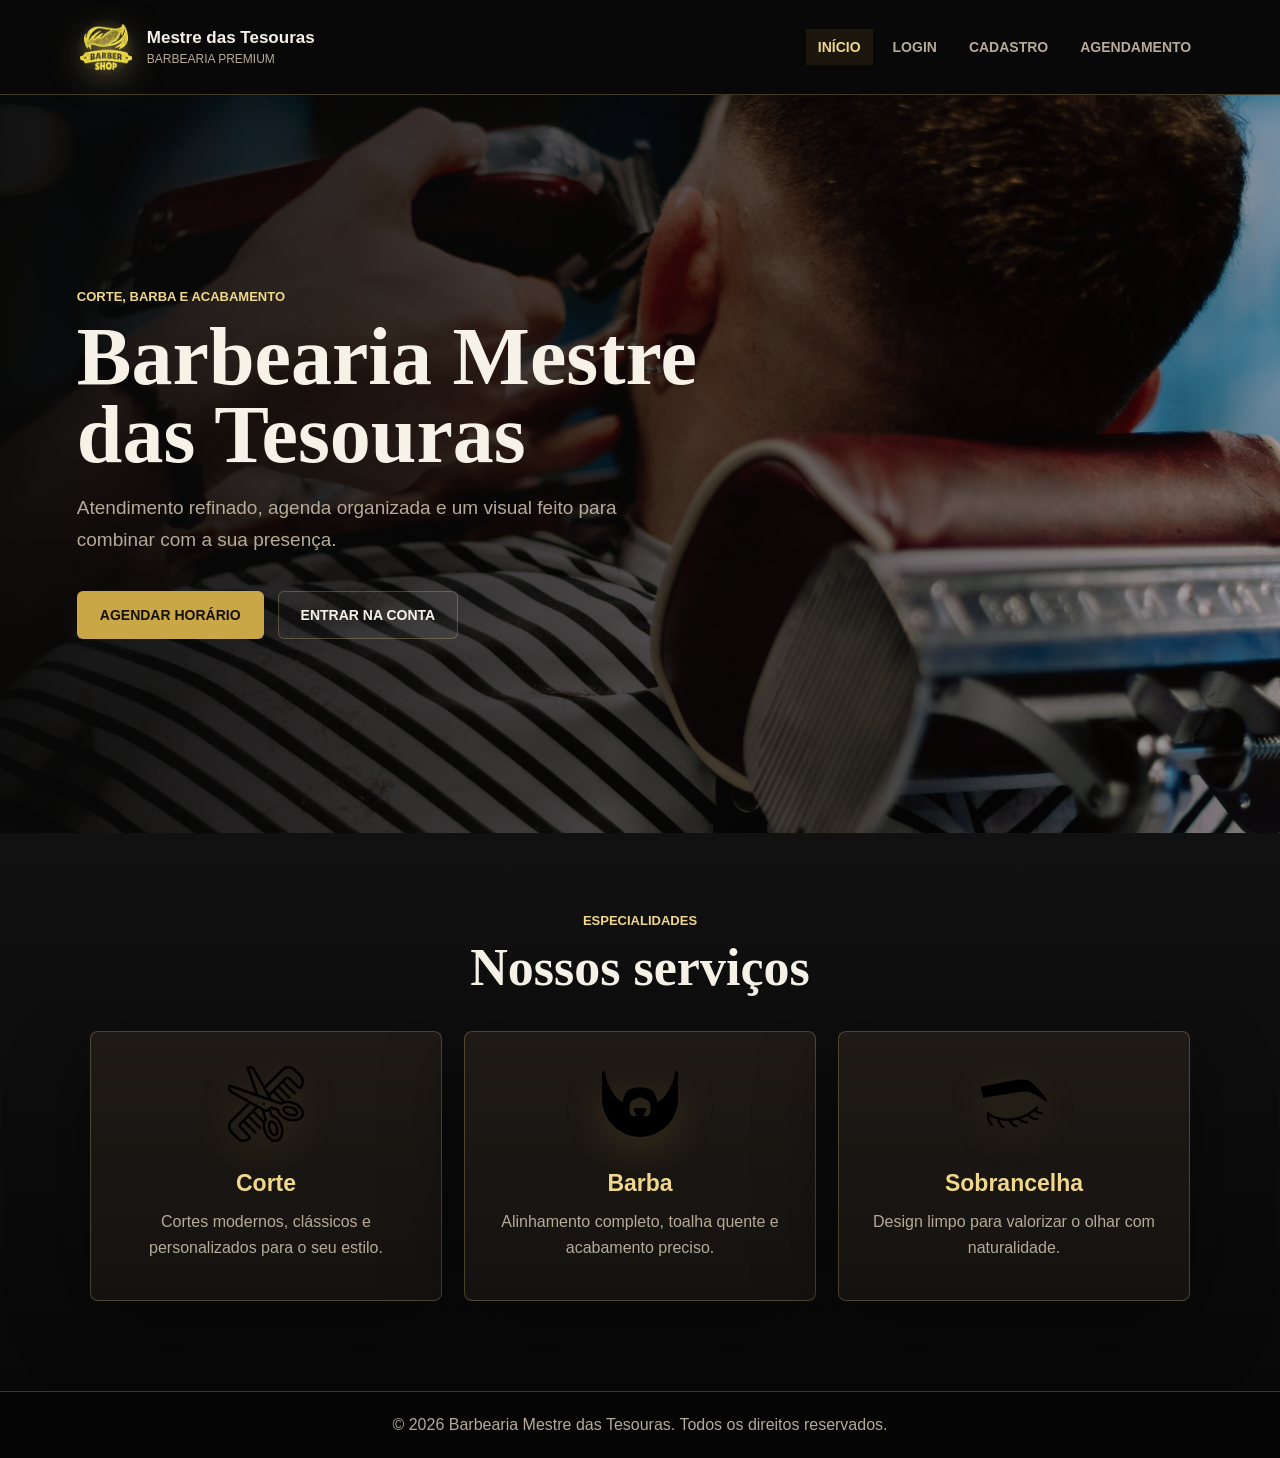
<file: Frontend/Index.html>
﻿<!DOCTYPE html>
<html lang="pt-br">
<head>
    <meta charset="UTF-8">
    <meta name="viewport" content="width=device-width, initial-scale=1.0">
    <title>Barbearia Mestre das Tesouras</title>
    <link rel="stylesheet" href="Style.css">
</head>
<body>
    <header class="topbar">
        <a class="brand" href="Index.html">
            <span class="brand-mark">
                <img src="icones/barbearia.png" alt="">
            </span>
            <span>
                <strong>Mestre das Tesouras</strong>
                <small>Barbearia premium</small>
            </span>
        </a>

        <nav class="menu" aria-label="Menu principal">
            <a href="Index.html">Início</a>
            <a href="Login.html">Login</a>
            <a href="Cadastro.html">Cadastro</a>
            <a href="Agendamento.html">Agendamento</a>
            <a href="Painel.html" data-auth-link hidden>Painel</a>
            <a href="#" data-logout-link hidden>Sair</a>
        </nav>
    </header>

    <main>
        <section class="hero">
            <div class="hero-content">
                <p class="eyebrow">Corte, barba e acabamento</p>
                <h1>Barbearia Mestre das Tesouras</h1>
                <p class="hero-copy">Atendimento refinado, agenda organizada e um visual feito para combinar com a sua presença.</p>

                <div class="hero-actions">
                    <a href="Agendamento.html" class="btn btn-primary">Agendar horário</a>
                    <a href="Login.html" class="btn btn-secondary">Entrar na conta</a>
                </div>
            </div>
        </section>

        <section class="servicos">
            <div class="section-heading">
                <p class="eyebrow">Especialidades</p>
                <h2>Nossos serviços</h2>
            </div>

            <div class="cards">
                <article class="card">
                    <img src="icones/corte.png" alt="Ícone de corte">
                    <h3>Corte</h3>
                    <p>Cortes modernos, clássicos e personalizados para o seu estilo.</p>
                </article>

                <article class="card">
                    <img src="icones/barba.png" alt="Ícone de barba">
                    <h3>Barba</h3>
                    <p>Alinhamento completo, toalha quente e acabamento preciso.</p>
                </article>

                <article class="card">
                    <img src="icones/sobrancelha.png" alt="Ícone de sobrancelha">
                    <h3>Sobrancelha</h3>
                    <p>Design limpo para valorizar o olhar com naturalidade.</p>
                </article>
            </div>
        </section>
    </main>

    <footer class="footer">
        <p>© 2026 Barbearia Mestre das Tesouras. Todos os direitos reservados.</p>
    </footer>
    <script src="Script.js"></script>
</body>
</html>
</file>
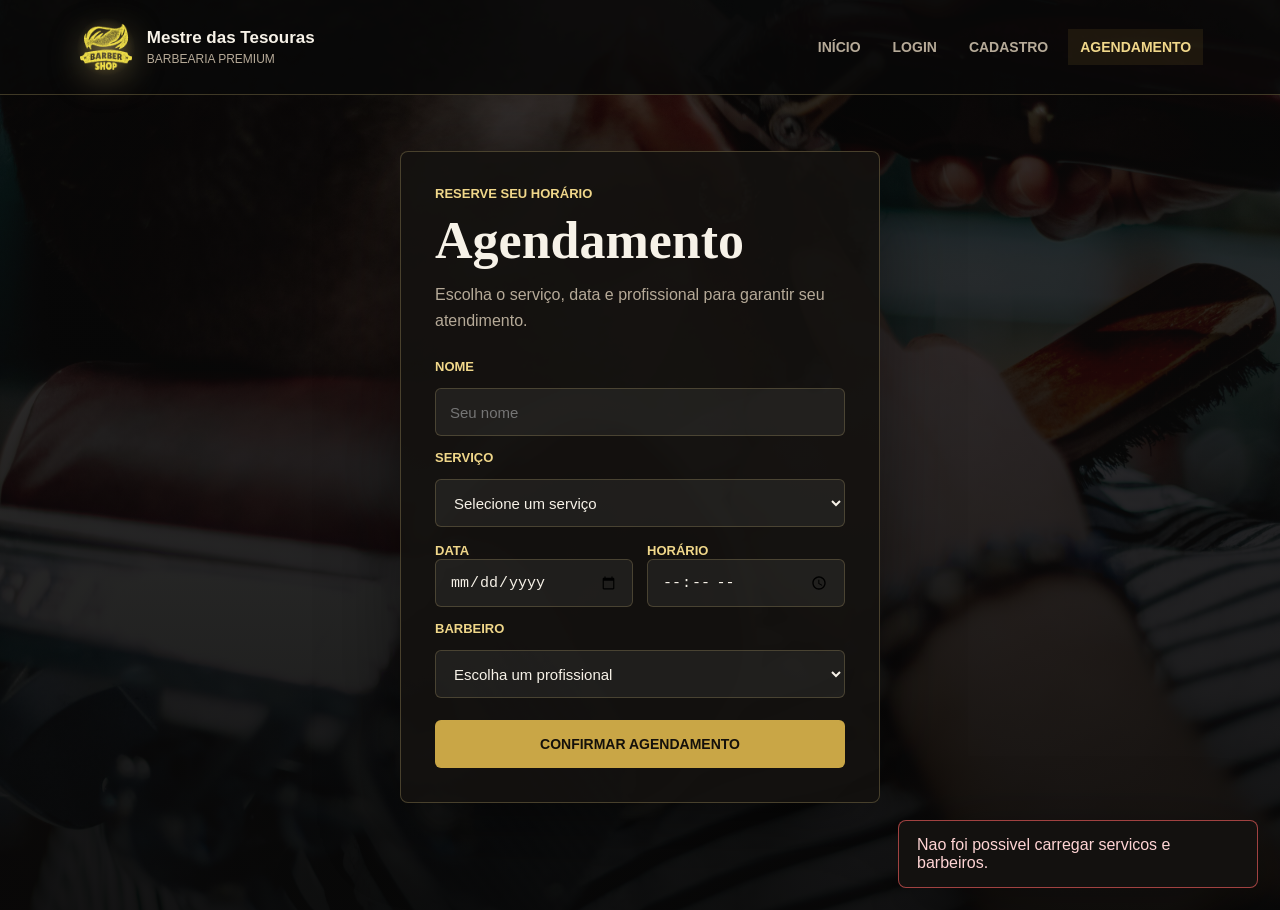
<file: Frontend/Agendamento.html>
﻿<!DOCTYPE html>
<html lang="pt-br">
<head>
    <meta charset="UTF-8">
    <meta name="viewport" content="width=device-width, initial-scale=1.0">
    <title>Agendamento | Barbearia Mestre das Tesouras</title>
    <link rel="stylesheet" href="Style.css">
</head>
<body class="auth-page">
    <header class="topbar">
        <a class="brand" href="Index.html">
            <span class="brand-mark">
                <img src="icones/barbearia.png" alt="">
            </span>
            <span>
                <strong>Mestre das Tesouras</strong>
                <small>Barbearia premium</small>
            </span>
        </a>

        <nav class="menu" aria-label="Menu principal">
            <a href="Index.html">Início</a>
            <a href="Login.html">Login</a>
            <a href="Cadastro.html">Cadastro</a>
            <a href="Agendamento.html">Agendamento</a>
            <a href="Painel.html" data-auth-link hidden>Painel</a>
            <a href="#" data-logout-link hidden>Sair</a>
        </nav>
    </header>

    <main class="form-screen schedule-screen">
        <section class="form-panel">
            <p class="eyebrow">Reserve seu horário</p>
            <h1>Agendamento</h1>
            <p class="form-intro">Escolha o serviço, data e profissional para garantir seu atendimento.</p>

            <form class="premium-form" data-form="agendamento">
                <label for="cliente">Nome</label>
                <input id="cliente" name="cliente" type="text" placeholder="Seu nome" required>

                <label for="servico">Serviço</label>
                <select id="servico" name="servico" required>
                    <option value="">Selecione um serviço</option>
                    <option>Corte premium</option>
                    <option>Barba completa</option>
                    <option>Corte + barba</option>
                    <option>Sobrancelha</option>
                </select>

                <div class="form-grid">
                    <div>
                        <label for="data">Data</label>
                        <input id="data" name="data" type="date" required>
                    </div>

                    <div>
                        <label for="horario">Horário</label>
                        <input id="horario" name="horario" type="time" required>
                    </div>
                </div>

                <label for="barbeiro">Barbeiro</label>
                <select id="barbeiro" name="barbeiro" required>
                    <option value="">Escolha um profissional</option>
                    <option>James</option>
                    <option>David</option>
                    <option>Jappa</option>
                </select>

                <button class="btn btn-primary" type="submit">Confirmar agendamento</button>
            </form>
        </section>
    </main>
    <script src="Script.js"></script>
</body>
</html>
</file>
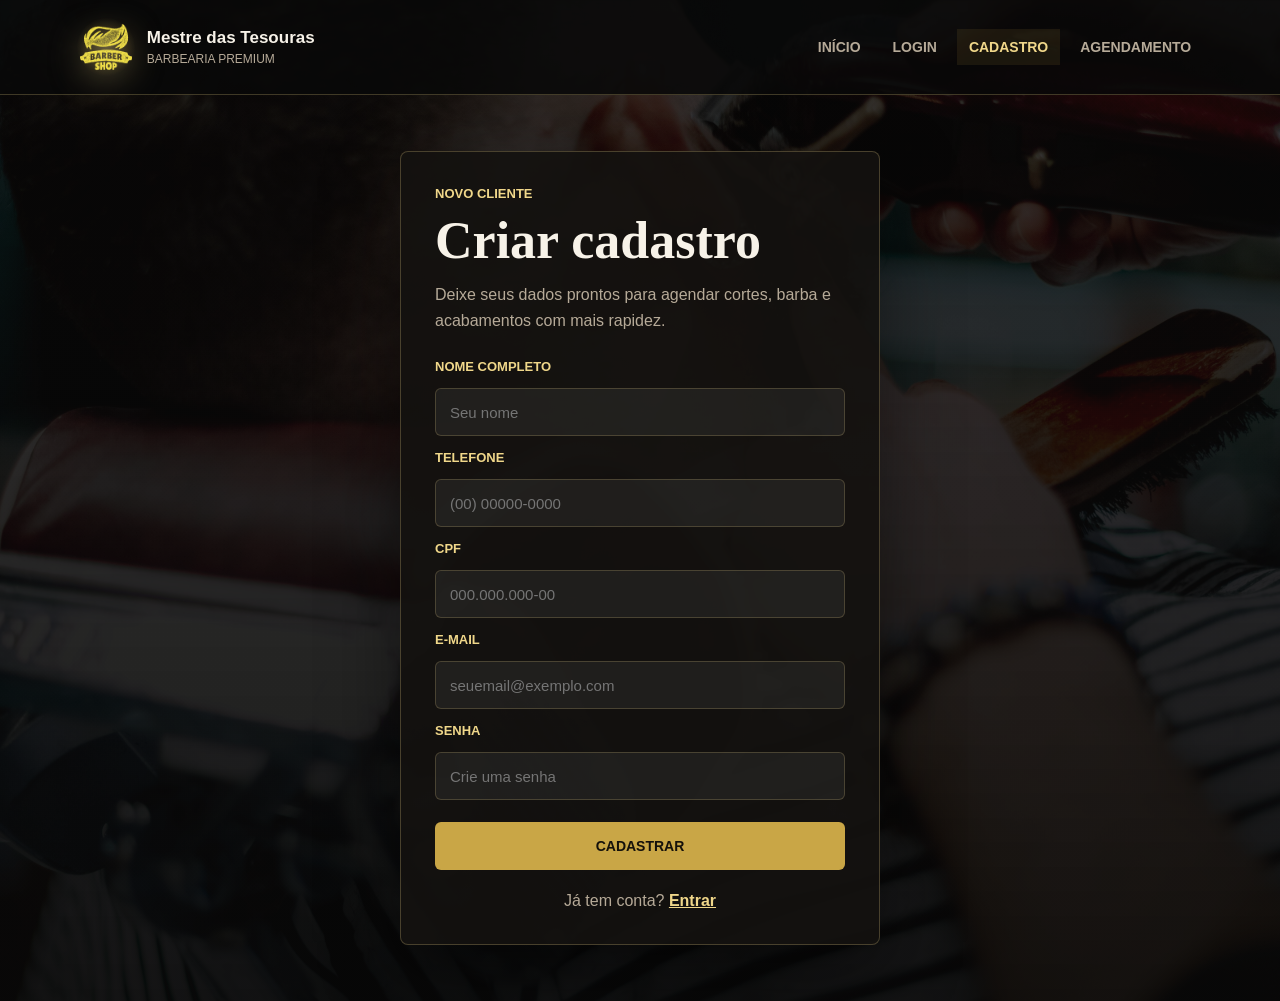
<file: Frontend/Cadastro.html>
﻿<!DOCTYPE html>
<html lang="pt-br">
<head>
    <meta charset="UTF-8">
    <meta name="viewport" content="width=device-width, initial-scale=1.0">
    <title>Cadastro | Barbearia Mestre das Tesouras</title>
    <link rel="stylesheet" href="Style.css">
</head>
<body class="auth-page">
    <header class="topbar">
        <a class="brand" href="Index.html">
            <span class="brand-mark">
                <img src="icones/barbearia.png" alt="">
            </span>
            <span>
                <strong>Mestre das Tesouras</strong>
                <small>Barbearia premium</small>
            </span>
        </a>

        <nav class="menu" aria-label="Menu principal">
            <a href="Index.html">Início</a>
            <a href="Login.html">Login</a>
            <a href="Cadastro.html">Cadastro</a>
            <a href="Agendamento.html">Agendamento</a>
            <a href="Painel.html" data-auth-link hidden>Painel</a>
            <a href="#" data-logout-link hidden>Sair</a>
        </nav>
    </header>

    <main class="form-screen">
        <section class="form-panel">
            <p class="eyebrow">Novo cliente</p>
            <h1>Criar cadastro</h1>
            <p class="form-intro">Deixe seus dados prontos para agendar cortes, barba e acabamentos com mais rapidez.</p>

            <form class="premium-form" data-form="cadastro">
                <label for="nome">Nome completo</label>
                <input id="nome" name="nome" type="text" placeholder="Seu nome" required>

                <label for="telefone">Telefone</label>
                <input id="telefone" name="telefone" type="tel" placeholder="(00) 00000-0000" required>

                <label for="cpf">CPF</label>
                <input id="cpf" name="cpf" type="text" placeholder="000.000.000-00" required>

                <label for="email-cadastro">E-mail</label>
                <input id="email-cadastro" name="email" type="email" placeholder="seuemail@exemplo.com" required>

                <label for="senha-cadastro">Senha</label>
                <input id="senha-cadastro" name="senha" type="password" placeholder="Crie uma senha" required>

                <button class="btn btn-primary" type="submit">Cadastrar</button>
            </form>

            <p class="form-link">Já tem conta? <a href="Login.html">Entrar</a></p>
        </section>
    </main>
    <script src="Script.js"></script>
</body>
</html>
</file>
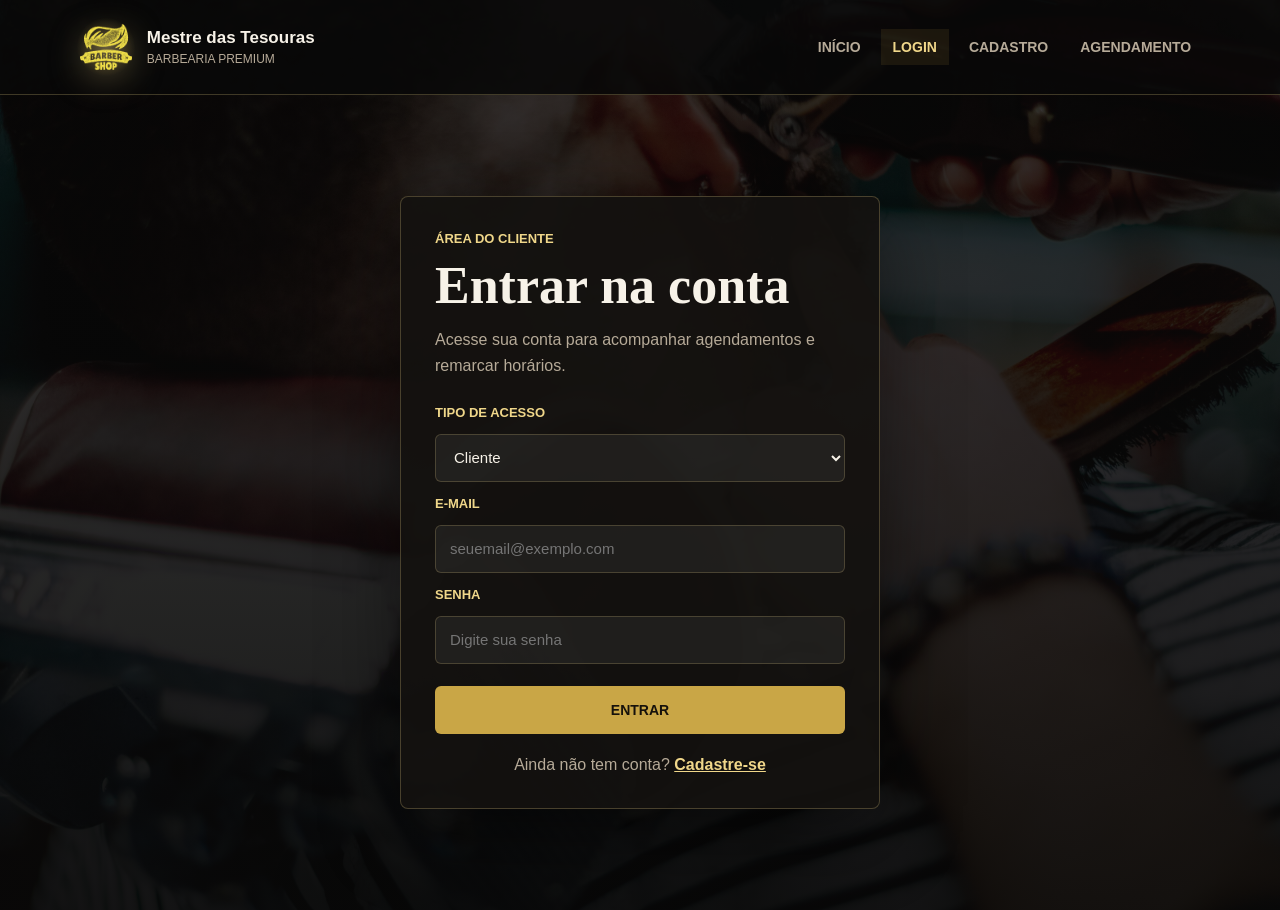
<file: Frontend/Login.html>
﻿<!DOCTYPE html>
<html lang="pt-br">
<head>
    <meta charset="UTF-8">
    <meta name="viewport" content="width=device-width, initial-scale=1.0">
    <title>Login | Barbearia Mestre das Tesouras</title>
    <link rel="stylesheet" href="Style.css">
</head>
<body class="auth-page">
    <header class="topbar">
        <a class="brand" href="Index.html">
            <span class="brand-mark">
                <img src="icones/barbearia.png" alt="">
            </span>
            <span>
                <strong>Mestre das Tesouras</strong>
                <small>Barbearia premium</small>
            </span>
        </a>

        <nav class="menu" aria-label="Menu principal">
            <a href="Index.html">Início</a>
            <a href="Login.html">Login</a>
            <a href="Cadastro.html">Cadastro</a>
            <a href="Agendamento.html">Agendamento</a>
            <a href="Painel.html" data-auth-link hidden>Painel</a>
            <a href="#" data-logout-link hidden>Sair</a>
        </nav>
    </header>

    <main class="form-screen">
        <section class="form-panel">
            <p class="eyebrow">Área do cliente</p>
            <h1>Entrar na conta</h1>
            <p class="form-intro">Acesse sua conta para acompanhar agendamentos e remarcar horários.</p>

            <form class="premium-form" data-form="login">
                <label for="tipo-login">Tipo de acesso</label>
                <select id="tipo-login" name="tipo" required>
                    <option value="cliente">Cliente</option>
                    <option value="barbeiro">Barbeiro</option>
                </select>

                <label for="email">E-mail</label>
                <input id="email" name="email" type="email" placeholder="seuemail@exemplo.com" required>

                <label for="senha">Senha</label>
                <input id="senha" name="senha" type="password" placeholder="Digite sua senha" required>

                <button class="btn btn-primary" type="submit">Entrar</button>
            </form>

            <p class="form-link">Ainda não tem conta? <a href="Cadastro.html">Cadastre-se</a></p>
        </section>
    </main>
    <script src="Script.js"></script>
</body>
</html>
</file>
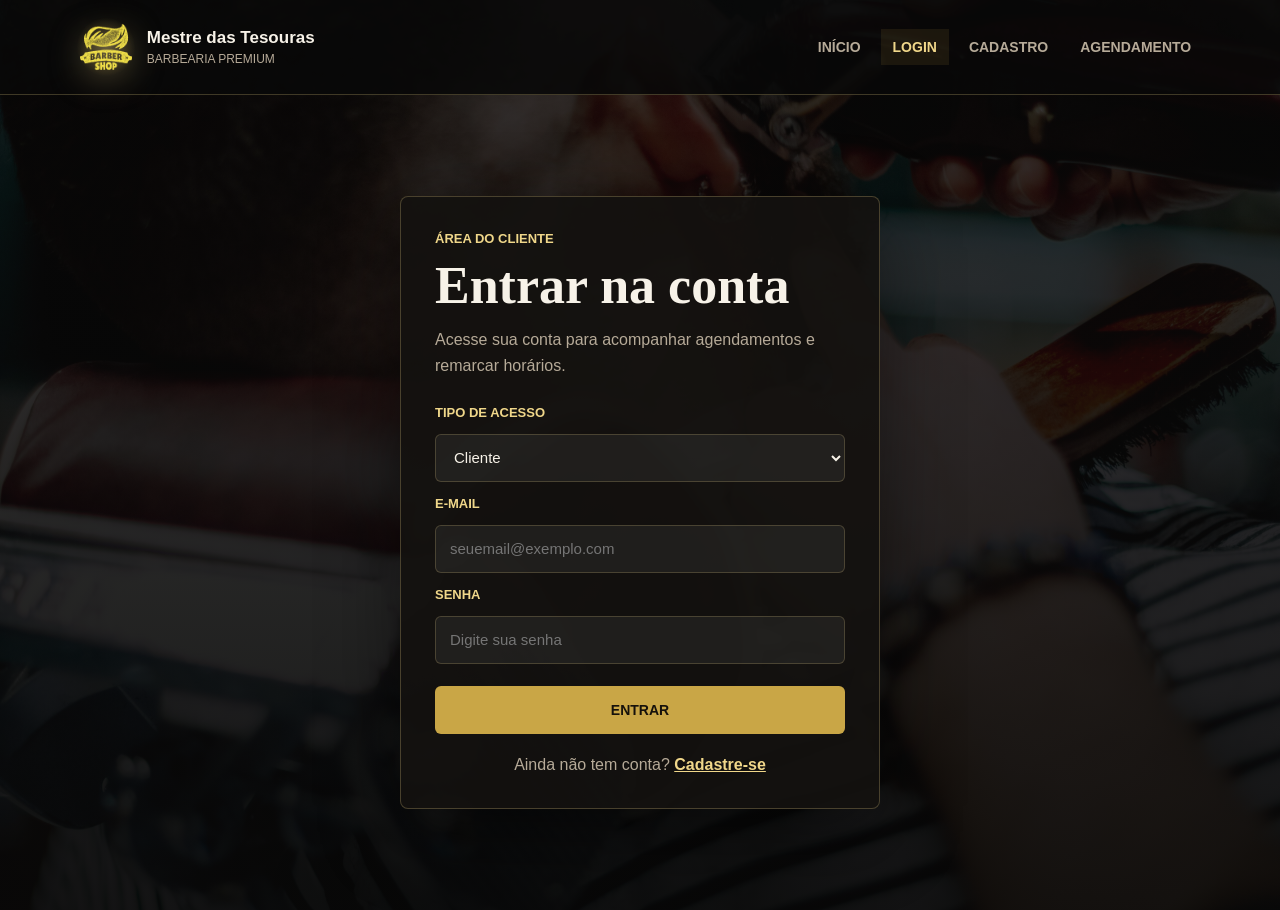
<file: Frontend/Painel.html>
﻿<!DOCTYPE html>
<html lang="pt-br">
<head>
    <meta charset="UTF-8">
    <meta name="viewport" content="width=device-width, initial-scale=1.0">
    <title>Painel | Barbearia Mestre das Tesouras</title>
    <link rel="stylesheet" href="Style.css">
</head>
<body class="auth-page">
    <header class="topbar">
        <a class="brand" href="Index.html">
            <span class="brand-mark">
                <img src="icones/barbearia.png" alt="">
            </span>
            <span>
                <strong>Mestre das Tesouras</strong>
                <small>Barbearia premium</small>
            </span>
        </a>

        <nav class="menu" aria-label="Menu principal">
            <a href="Index.html">Inicio</a>
            <a href="Login.html">Login</a>
            <a href="Cadastro.html">Cadastro</a>
            <a href="Agendamento.html">Agendamento</a>
            <a href="Painel.html" data-auth-link hidden>Painel</a>
            <a href="#" data-logout-link hidden>Sair</a>
        </nav>
    </header>

    <main class="panel-screen">
        <section class="panel-heading">
            <p class="eyebrow">Controle da barbearia</p>
            <h1>Painel</h1>
        </section>

        <section class="panel-grid">
            <article class="form-panel panel-card">
                <p class="eyebrow">Agenda</p>
                <h2>Agendamentos</h2>

                <form class="premium-form compact-form" data-form="filtro-agendamentos" data-admin-only>
                    <label for="busca-cliente">Buscar cliente</label>
                    <input id="busca-cliente" name="cliente" type="text" placeholder="Nome do cliente">
                    <button class="btn btn-secondary" type="submit">Buscar</button>
                </form>

                <div class="table-wrap">
                    <table class="data-table">
                        <thead>
                            <tr>
                                <th>Cliente</th>
                                <th>Barbeiro</th>
                                <th>Servico</th>
                                <th>Data</th>
                                <th>Horario</th>
                                <th>Acoes</th>
                            </tr>
                        </thead>
                        <tbody data-list="agendamentos">
                            <tr>
                                <td colspan="6">Carregando agendamentos...</td>
                            </tr>
                        </tbody>
                    </table>
                </div>
            </article>

            <article class="form-panel panel-card" data-admin-only>
                <p class="eyebrow">Novo profissional</p>
                <h2>Cadastrar barbeiro</h2>

                <form class="premium-form" data-form="barbeiro">
                    <label for="nome-barbeiro">Nome</label>
                    <input id="nome-barbeiro" name="nome" type="text" required>

                    <label for="telefone-barbeiro">Telefone</label>
                    <input id="telefone-barbeiro" name="telefone" type="tel" required>

                    <label for="email-barbeiro">E-mail</label>
                    <input id="email-barbeiro" name="email" type="email" required>

                    <label for="especialidade">Especialidade</label>
                    <input id="especialidade" name="especialidade" type="text" required>

                    <label for="senha-barbeiro">Senha</label>
                    <input id="senha-barbeiro" name="senha" type="password" required>

                    <button class="btn btn-primary" type="submit">Cadastrar barbeiro</button>
                </form>
            </article>

            <article class="form-panel panel-card" data-admin-only>
                <p class="eyebrow">Catalogo</p>
                <h2>Cadastrar servico</h2>

                <form class="premium-form" data-form="servico">
                    <label for="nome-servico">Nome do servico</label>
                    <input id="nome-servico" name="nome" type="text" required>

                    <label for="preco">Preco</label>
                    <input id="preco" name="preco" type="number" min="0" step="0.01" required>

                    <label for="duracao">Duracao em minutos</label>
                    <input id="duracao" name="duracaoMinutos" type="number" min="1" required>

                    <button class="btn btn-primary" type="submit">Cadastrar servico</button>
                </form>
            </article>
        </section>
    </main>

    <script src="Script.js"></script>
</body>
</html>
</file>
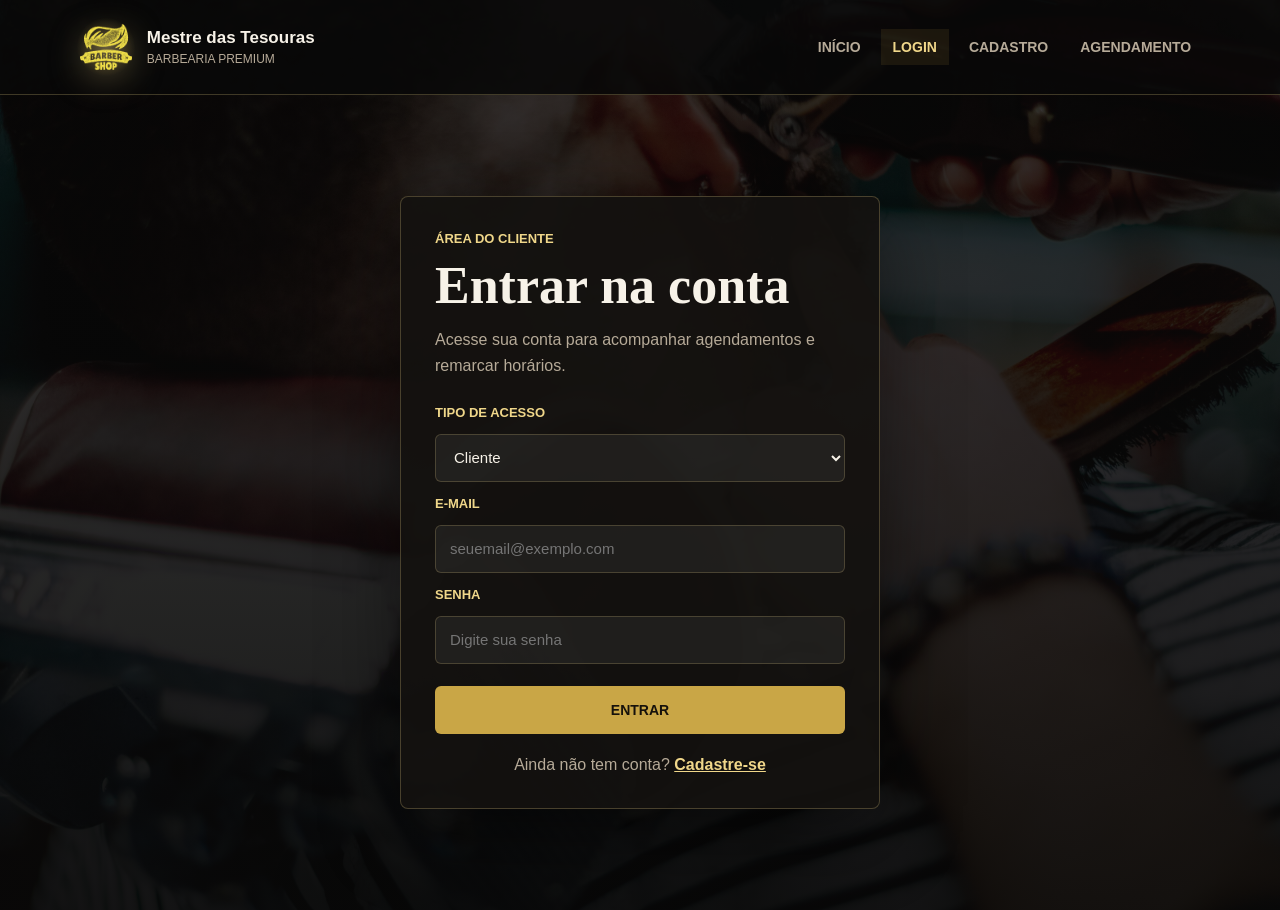
<file: Frontend/PainelBarbeiro.html>
﻿<!DOCTYPE html>
<html lang="pt-br">
<head>
    <meta charset="UTF-8">
    <meta name="viewport" content="width=device-width, initial-scale=1.0">
    <title>Painel do Barbeiro | Barbearia Mestre das Tesouras</title>
    <link rel="stylesheet" href="Style.css">
</head>
<body class="auth-page">
    <header class="topbar">
        <a class="brand" href="Index.html">
            <span class="brand-mark">
                <img src="icones/barbearia.png" alt="">
            </span>
            <span>
                <strong>Mestre das Tesouras</strong>
                <small>Barbearia premium</small>
            </span>
        </a>

        <nav class="menu" aria-label="Menu principal">
            <a href="Index.html">Inicio</a>
            <a href="Login.html">Login</a>
            <a href="Cadastro.html">Cadastro</a>
            <a href="Agendamento.html">Agendamento</a>
            <a href="PainelBarbeiro.html" data-auth-link hidden>Painel</a>
            <a href="#" data-logout-link hidden>Sair</a>
        </nav>
    </header>

    <main class="panel-screen">
        <section class="panel-heading">
            <p class="eyebrow">Controle da barbearia</p>
            <h1>Painel do barbeiro</h1>
        </section>

        <section class="panel-grid">
            <article class="form-panel panel-card">
                <p class="eyebrow">Agenda</p>
                <h2>Agendamentos</h2>

                <form class="premium-form compact-form" data-form="filtro-agendamentos">
                    <label for="busca-cliente">Buscar cliente</label>
                    <input id="busca-cliente" name="cliente" type="text" placeholder="Nome do cliente">
                    <button class="btn btn-secondary" type="submit">Buscar</button>
                </form>

                <div class="table-wrap">
                    <table class="data-table">
                        <thead>
                            <tr>
                                <th>Cliente</th>
                                <th>Barbeiro</th>
                                <th>Servico</th>
                                <th>Data</th>
                                <th>Horario</th>
                                <th>Acoes</th>
                            </tr>
                        </thead>
                        <tbody data-list="agendamentos">
                            <tr>
                                <td colspan="6">Carregando agendamentos...</td>
                            </tr>
                        </tbody>
                    </table>
                </div>
            </article>

            <article class="form-panel panel-card">
                <p class="eyebrow">Novo profissional</p>
                <h2>Cadastrar barbeiro</h2>

                <form class="premium-form" data-form="barbeiro">
                    <label for="nome-barbeiro">Nome</label>
                    <input id="nome-barbeiro" name="nome" type="text" required>

                    <label for="telefone-barbeiro">Telefone</label>
                    <input id="telefone-barbeiro" name="telefone" type="tel" required>

                    <label for="email-barbeiro">E-mail</label>
                    <input id="email-barbeiro" name="email" type="email" required>

                    <label for="especialidade">Especialidade</label>
                    <input id="especialidade" name="especialidade" type="text" required>

                    <label for="senha-barbeiro">Senha</label>
                    <input id="senha-barbeiro" name="senha" type="password" required>

                    <button class="btn btn-primary" type="submit">Cadastrar barbeiro</button>
                </form>
            </article>

            <article class="form-panel panel-card">
                <p class="eyebrow">Catalogo</p>
                <h2>Cadastrar servico</h2>

                <form class="premium-form" data-form="servico">
                    <label for="nome-servico">Nome do servico</label>
                    <input id="nome-servico" name="nome" type="text" required>

                    <label for="preco">Preco</label>
                    <input id="preco" name="preco" type="number" min="0" step="0.01" required>

                    <label for="duracao">Duracao em minutos</label>
                    <input id="duracao" name="duracaoMinutos" type="number" min="1" required>

                    <button class="btn btn-primary" type="submit">Cadastrar servico</button>
                </form>
            </article>
        </section>
    </main>

    <script src="Script.js"></script>
</body>
</html>
</file>
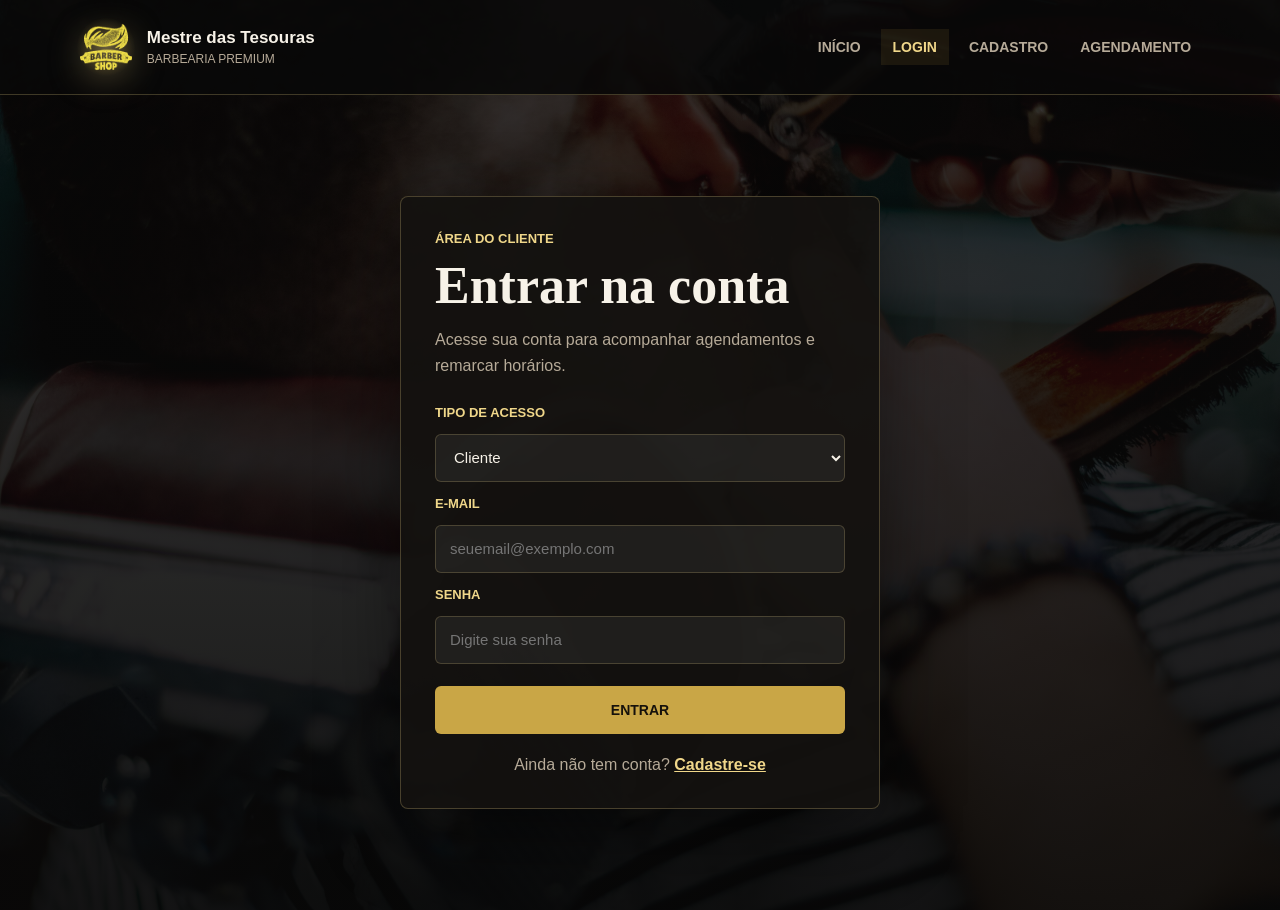
<file: Frontend/PainelCliente.html>
﻿<!DOCTYPE html>
<html lang="pt-br">
<head>
    <meta charset="UTF-8">
    <meta name="viewport" content="width=device-width, initial-scale=1.0">
    <title>Meus Agendamentos | Barbearia Mestre das Tesouras</title>
    <link rel="stylesheet" href="Style.css">
</head>
<body class="auth-page">
    <header class="topbar">
        <a class="brand" href="Index.html">
            <span class="brand-mark">
                <img src="icones/barbearia.png" alt="">
            </span>
            <span>
                <strong>Mestre das Tesouras</strong>
                <small>Barbearia premium</small>
            </span>
        </a>

        <nav class="menu" aria-label="Menu principal">
            <a href="Index.html">Inicio</a>
            <a href="Login.html">Login</a>
            <a href="Cadastro.html">Cadastro</a>
            <a href="Agendamento.html">Agendamento</a>
            <a href="PainelCliente.html" data-auth-link hidden>Painel</a>
            <a href="#" data-logout-link hidden>Sair</a>
        </nav>
    </header>

    <main class="panel-screen">
        <section class="panel-heading">
            <p class="eyebrow">Area do cliente</p>
            <h1>Meus agendamentos</h1>
        </section>

        <section class="client-appointments" data-list="client-appointments">
            <article class="appointment-card">
                <p>Carregando seus agendamentos...</p>
            </article>
        </section>
    </main>

    <script src="Script.js"></script>
</body>
</html>
</file>
<file: Frontend/Style.css>
﻿:root {
    --bg: #080808;
    --surface: #141210;
    --surface-strong: #1f1a15;
    --gold: #c9a646;
    --gold-soft: #f0d78a;
    --text: #f7f2e8;
    --muted: #b6aa98;
    --line: rgba(240, 215, 138, 0.24);
    --shadow: 0 24px 80px rgba(0, 0, 0, 0.45);
}

* {
    margin: 0;
    padding: 0;
    box-sizing: border-box;
}

body {
    min-height: 100vh;
    font-family: Arial, Helvetica, sans-serif;
    background: var(--bg);
    color: var(--text);
    animation: page-in 0.35s ease both;
}

a {
    color: inherit;
}

.topbar {
    position: sticky;
    top: 0;
    z-index: 10;
    display: flex;
    align-items: center;
    justify-content: space-between;
    gap: 24px;
    padding: 18px 6vw;
    background: rgba(8, 8, 8, 0.88);
    border-bottom: 1px solid var(--line);
    backdrop-filter: blur(14px);
    transition: padding 0.25s ease, background 0.25s ease, box-shadow 0.25s ease;
}

.topbar.is-scrolled {
    padding-top: 12px;
    padding-bottom: 12px;
    background: rgba(8, 8, 8, 0.96);
    box-shadow: 0 18px 45px rgba(0, 0, 0, 0.34);
}

.brand {
    display: flex;
    align-items: center;
    gap: 12px;
    text-decoration: none;
}

.brand-mark {
    display: grid;
    width: 58px;
    height: 58px;
    place-items: center;
    border-radius: 50%;
    background: radial-gradient(circle, rgba(240, 215, 138, 0.28) 0%, rgba(201, 166, 70, 0.12) 48%, transparent 72%);
}

.brand-mark img {
    width: 52px;
    height: 52px;
    object-fit: contain;
    filter: invert(86%) sepia(48%) saturate(595%) hue-rotate(358deg) brightness(101%) contrast(94%) drop-shadow(0 8px 16px rgba(240, 215, 138, 0.5));
}

.brand strong,
.brand small {
    display: block;
}

.brand strong {
    font-size: 17px;
    line-height: 1.2;
}

.brand small {
    margin-top: 3px;
    color: var(--muted);
    font-size: 12px;
    text-transform: uppercase;
}

.menu {
    display: flex;
    align-items: center;
    justify-content: flex-end;
    gap: 8px;
    flex-wrap: wrap;
}

.menu a {
    padding: 10px 12px;
    color: var(--muted);
    font-size: 14px;
    font-weight: 700;
    text-decoration: none;
    text-transform: uppercase;
    transition: color 0.2s ease, background 0.2s ease;
}

.menu a:hover,
.menu a.active {
    color: var(--gold-soft);
    background: rgba(201, 166, 70, 0.1);
}

.hero {
    min-height: 82vh;
    display: flex;
    align-items: center;
    padding: 80px 6vw;
    background:
        linear-gradient(90deg, rgba(8, 8, 8, 0.96) 0%, rgba(8, 8, 8, 0.72) 46%, rgba(8, 8, 8, 0.35) 100%),
        url("img/barbearia1.jpg");
    background-size: cover;
    background-position: center;
}

.hero-content {
    max-width: 700px;
}

.eyebrow {
    color: var(--gold-soft);
    font-size: 13px;
    font-weight: 800;
    letter-spacing: 0;
    text-transform: uppercase;
}

.hero h1 {
    max-width: 760px;
    margin: 14px 0 18px;
    font-family: Georgia, "Times New Roman", serif;
    font-size: clamp(42px, 8vw, 82px);
    line-height: 0.95;
}

.hero-copy {
    max-width: 560px;
    color: var(--muted);
    font-size: 19px;
    line-height: 1.7;
}

.hero-actions {
    display: flex;
    gap: 14px;
    flex-wrap: wrap;
    margin-top: 34px;
}

.btn {
    position: relative;
    overflow: hidden;
    display: inline-flex;
    align-items: center;
    justify-content: center;
    min-height: 48px;
    padding: 14px 22px;
    border: 1px solid transparent;
    border-radius: 6px;
    font-size: 14px;
    font-weight: 800;
    text-decoration: none;
    text-transform: uppercase;
    cursor: pointer;
    transition: transform 0.2s ease, background 0.2s ease, border-color 0.2s ease;
}

.btn-ripple {
    position: absolute;
    border-radius: 50%;
    background: rgba(255, 255, 255, 0.38);
    pointer-events: none;
    transform: scale(0);
    animation: ripple 0.55s ease-out;
}

.btn:hover {
    transform: translateY(-2px);
}

.btn:disabled {
    cursor: not-allowed;
    opacity: 0.7;
    transform: none;
}

.btn-primary {
    background: var(--gold);
    color: #15110b;
}

.btn-primary:hover {
    background: var(--gold-soft);
}

.btn-secondary {
    border-color: var(--line);
    color: var(--text);
    background: rgba(255, 255, 255, 0.04);
}

.btn-danger {
    border-color: rgba(221, 88, 88, 0.5);
    color: #ffd4d4;
    background: rgba(221, 88, 88, 0.14);
}

.btn-small {
    min-height: 38px;
    padding: 9px 12px;
    font-size: 12px;
}

.servicos {
    padding: 80px 6vw 90px;
    background: linear-gradient(180deg, #111 0%, #080808 100%);
}

.section-heading {
    margin: 0 auto 34px;
    text-align: center;
}

.section-heading h2,
.form-panel h1 {
    margin-top: 10px;
    font-family: Georgia, "Times New Roman", serif;
    font-size: clamp(34px, 5vw, 52px);
}

.cards {
    display: grid;
    grid-template-columns: repeat(3, minmax(0, 1fr));
    gap: 22px;
    max-width: 1100px;
    margin: 0 auto;
}

.card {
    min-height: 270px;
    padding: 34px 28px;
    background: linear-gradient(180deg, var(--surface-strong), var(--surface));
    border: 1px solid var(--line);
    border-radius: 8px;
    box-shadow: var(--shadow);
    text-align: center;
    cursor: pointer;
    transition: transform 0.25s ease, border-color 0.25s ease, box-shadow 0.25s ease;
}

.card:hover,
.card:focus {
    border-color: rgba(240, 215, 138, 0.55);
    box-shadow: 0 28px 90px rgba(0, 0, 0, 0.5), 0 0 28px rgba(201, 166, 70, 0.12);
    transform: translateY(-8px);
    outline: none;
}

.brand-mark img {
    animation: logo-float 4s ease-in-out infinite;
}

.card img {
    width: 76px;
    height: 76px;
    margin-bottom: 24px;
    object-fit: contain;
    filter: drop-shadow(0 10px 18px rgba(201, 166, 70, 0.18));
}

.card h3 {
    margin-bottom: 12px;
    color: var(--gold-soft);
    font-size: 23px;
}

.card p {
    color: var(--muted);
    line-height: 1.6;
}

.footer {
    padding: 24px 6vw;
    color: var(--muted);
    background: #050505;
    border-top: 1px solid var(--line);
    text-align: center;
}

.auth-page {
    background:
        linear-gradient(rgba(8, 8, 8, 0.78), rgba(8, 8, 8, 0.94)),
        url("img/barbearia2.jpg");
    background-size: cover;
    background-position: center;
}

.form-screen {
    min-height: calc(100vh - 85px);
    display: grid;
    place-items: center;
    padding: 56px 18px;
}

.schedule-screen {
    align-items: start;
}

.form-panel {
    width: min(100%, 480px);
    padding: 34px;
    background: rgba(20, 18, 16, 0.92);
    border: 1px solid var(--line);
    border-radius: 8px;
    box-shadow: var(--shadow);
    backdrop-filter: blur(18px);
}

.form-intro {
    margin: 12px 0 26px;
    color: var(--muted);
    line-height: 1.6;
}

.premium-form {
    display: grid;
    gap: 14px;
}

.premium-form label {
    color: var(--gold-soft);
    font-size: 13px;
    font-weight: 800;
    text-transform: uppercase;
}

.premium-form input,
.premium-form select {
    width: 100%;
    min-height: 48px;
    padding: 12px 14px;
    border: 1px solid rgba(240, 215, 138, 0.2);
    border-radius: 6px;
    background: rgba(255, 255, 255, 0.06);
    color: var(--text);
    font-size: 15px;
    outline: none;
}

.premium-form select option {
    color: #111;
}

.premium-form input:focus,
.premium-form select:focus {
    border-color: var(--gold);
    box-shadow: 0 0 0 3px rgba(201, 166, 70, 0.14);
}

.premium-form .btn {
    width: 100%;
    margin-top: 8px;
}

.form-grid {
    display: grid;
    grid-template-columns: repeat(2, minmax(0, 1fr));
    gap: 14px;
}

.form-link {
    margin-top: 22px;
    color: var(--muted);
    text-align: center;
}

.form-link a {
    color: var(--gold-soft);
    font-weight: 800;
}

.panel-screen {
    min-height: calc(100vh - 85px);
    padding: 54px 6vw 80px;
}

.panel-heading {
    max-width: 1180px;
    margin: 0 auto 24px;
}

.panel-heading h1 {
    margin-top: 10px;
    font-family: Georgia, "Times New Roman", serif;
    font-size: clamp(38px, 6vw, 60px);
}

.panel-user {
    margin-top: 8px;
    color: var(--muted);
    font-size: 15px;
}

.muted-text {
    color: var(--muted);
    font-size: 13px;
}

.panel-grid {
    display: grid;
    grid-template-columns: minmax(0, 1.35fr) minmax(320px, 0.75fr);
    gap: 22px;
    max-width: 1180px;
    margin: 0 auto;
    align-items: start;
}

.panel-card {
    width: 100%;
}

.panel-card h2 {
    margin: 8px 0 20px;
    font-family: Georgia, "Times New Roman", serif;
    font-size: 28px;
}

.panel-card:first-child {
    grid-row: span 2;
}

.compact-form {
    grid-template-columns: minmax(0, 1fr) auto;
    align-items: end;
    margin-bottom: 18px;
}

.compact-form label {
    grid-column: 1 / -1;
}

.compact-form .btn {
    width: auto;
    margin-top: 0;
}

.table-wrap {
    overflow-x: auto;
    border: 1px solid rgba(240, 215, 138, 0.16);
    border-radius: 8px;
}

.data-table {
    width: 100%;
    border-collapse: collapse;
    min-width: 760px;
}

.data-table th,
.data-table td {
    padding: 13px 14px;
    border-bottom: 1px solid rgba(240, 215, 138, 0.14);
    color: var(--muted);
    font-size: 14px;
    text-align: left;
    vertical-align: middle;
}

.data-table th {
    color: var(--gold-soft);
    font-size: 12px;
    text-transform: uppercase;
    background: rgba(255, 255, 255, 0.04);
}

.data-table tr:last-child td {
    border-bottom: 0;
}

.table-actions {
    display: flex;
    gap: 8px;
    flex-wrap: wrap;
}

.client-appointments {
    display: grid;
    grid-template-columns: repeat(auto-fit, minmax(260px, 1fr));
    gap: 18px;
    max-width: 1180px;
    margin: 0 auto;
}

.appointment-card {
    padding: 26px;
    background: rgba(20, 18, 16, 0.92);
    border: 1px solid var(--line);
    border-radius: 8px;
    box-shadow: var(--shadow);
    backdrop-filter: blur(18px);
    transition: transform 0.25s ease, border-color 0.25s ease;
}

.appointment-card:hover {
    border-color: rgba(240, 215, 138, 0.48);
    transform: translateY(-5px);
}

.appointment-card h2 {
    margin: 10px 0 14px;
    font-family: Georgia, "Times New Roman", serif;
    font-size: 26px;
}

.appointment-card p {
    margin-top: 8px;
    color: var(--muted);
}

.status-badge {
    display: inline-flex;
    margin-top: 18px;
    padding: 7px 10px;
    border: 1px solid rgba(201, 166, 70, 0.5);
    border-radius: 999px;
    color: var(--gold-soft);
    font-size: 12px;
    font-weight: 800;
    text-transform: uppercase;
}

.toast {
    position: fixed;
    right: 22px;
    bottom: 22px;
    z-index: 30;
    max-width: min(360px, calc(100vw - 32px));
    padding: 15px 18px;
    border: 1px solid rgba(240, 215, 138, 0.24);
    border-radius: 8px;
    background: rgba(20, 18, 16, 0.96);
    color: var(--text);
    box-shadow: var(--shadow);
    opacity: 0;
    transform: translateY(14px);
    transition: opacity 0.25s ease, transform 0.25s ease;
}

.toast.show {
    opacity: 1;
    transform: translateY(0);
}

.toast-success {
    border-color: rgba(201, 166, 70, 0.6);
}

.toast-error {
    border-color: rgba(221, 88, 88, 0.7);
    color: #ffd4d4;
}

.reveal {
    opacity: 0;
    transform: translateY(18px);
    transition: opacity 0.55s ease, transform 0.55s ease;
}

.reveal.is-visible {
    opacity: 1;
    transform: translateY(0);
}

@keyframes ripple {
    to {
        opacity: 0;
        transform: scale(2.4);
    }
}

@keyframes page-in {
    from {
        opacity: 0;
        transform: translateY(8px);
    }

    to {
        opacity: 1;
        transform: translateY(0);
    }
}

@keyframes logo-float {
    0%,
    100% {
        transform: translateY(0);
    }

    50% {
        transform: translateY(-4px);
    }
}

@media (max-width: 820px) {
    .topbar {
        position: static;
        align-items: flex-start;
        flex-direction: column;
    }

    .menu {
        justify-content: flex-start;
    }

    .hero {
        min-height: 72vh;
        background:
            linear-gradient(rgba(8, 8, 8, 0.82), rgba(8, 8, 8, 0.9)),
            url("img/barbearia1.jpg");
        background-size: cover;
        background-position: center;
    }

    .cards {
        grid-template-columns: 1fr;
    }

    .panel-grid {
        grid-template-columns: 1fr;
    }

    .panel-card:first-child {
        grid-row: auto;
    }
}

@media (max-width: 520px) {
    .topbar {
        padding: 16px;
    }

    .brand-mark {
        width: 48px;
        height: 48px;
    }

    .brand-mark img {
        width: 44px;
        height: 44px;
    }

    .menu a {
        padding: 9px 8px;
        font-size: 12px;
    }

    .hero {
        padding: 56px 18px;
    }

    .hero-copy {
        font-size: 16px;
    }

    .btn,
    .hero-actions {
        width: 100%;
    }

    .form-panel {
        padding: 26px 20px;
    }

    .form-grid {
        grid-template-columns: 1fr;
    }

    .panel-screen {
        padding: 36px 16px 58px;
    }

    .compact-form {
        grid-template-columns: 1fr;
    }

    .compact-form .btn {
        width: 100%;
    }
}
</file>
